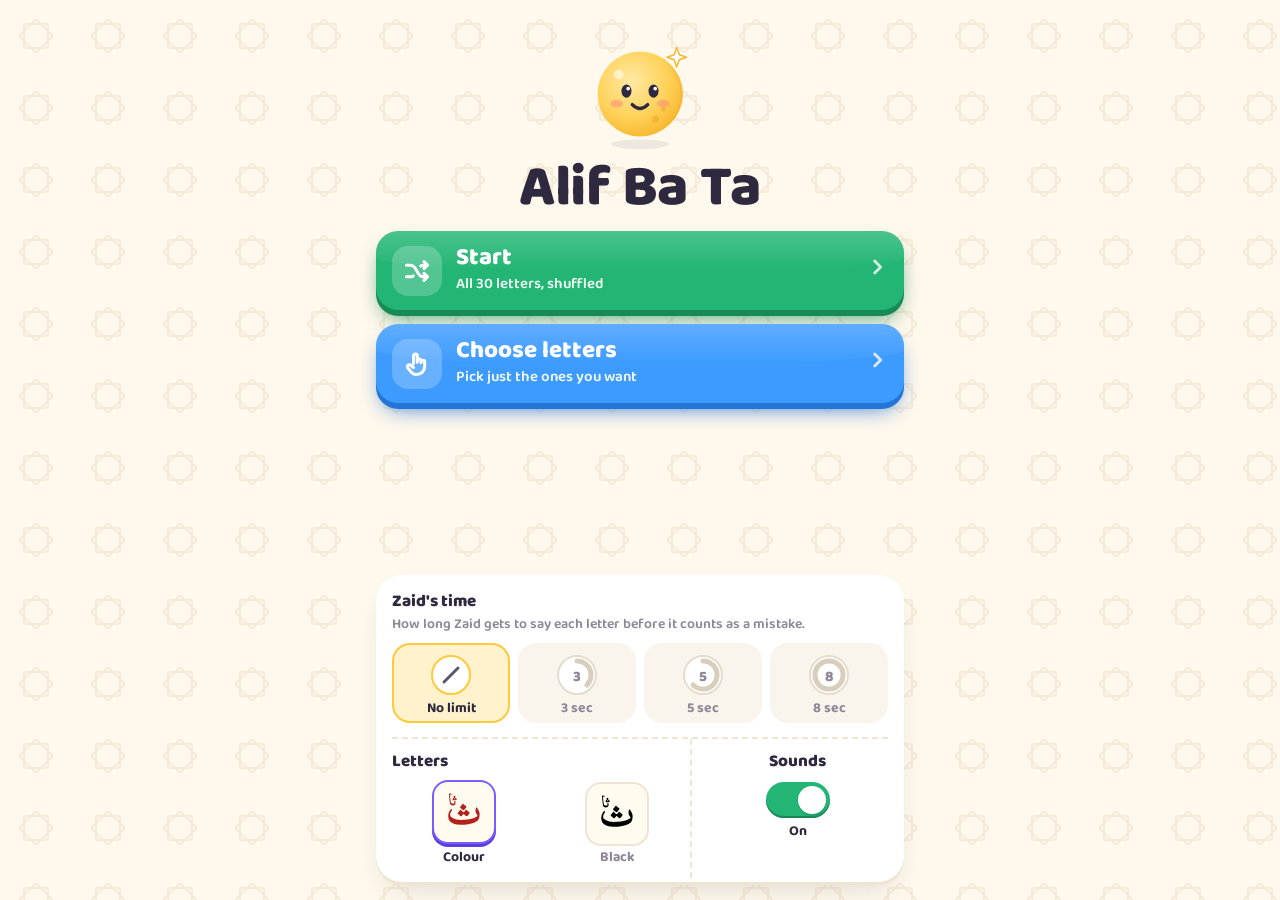
<file: index.html>
<!doctype html>
<html lang="en">
<head>
  <meta charset="utf-8">
  <meta name="viewport" content="width=device-width, initial-scale=1, viewport-fit=cover">
  <title>Qaida Letters</title>
  <meta name="description" content="Shuffle the Noorani Qaida letters one at a time for daily revision.">
  <meta name="theme-color" content="#fff8ec">
  <link rel="manifest" href="manifest.json">
  <link rel="apple-touch-icon" href="apple-touch-icon.png">
  <link rel="icon" href="icon-192.png">
  <meta name="apple-mobile-web-app-capable" content="yes">
  <meta name="mobile-web-app-capable" content="yes">
  <meta name="apple-mobile-web-app-title" content="Qaida">
  <link rel="preconnect" href="https://fonts.googleapis.com">
  <link rel="preconnect" href="https://fonts.gstatic.com" crossorigin>
  <link href="https://fonts.googleapis.com/css2?family=Baloo+2:wght@500;600;700;800&display=swap" rel="stylesheet">
  <link rel="stylesheet" href="style.css">
</head>
<body>

  <!-- Icon set: one consistent hand-drawn style, 24px grid, rounded strokes -->
  <svg width="0" height="0" style="position:absolute" aria-hidden="true">
    <defs>
      <symbol id="i-shuffle" viewBox="0 0 24 24"><path d="M3 7h3.2c2 0 3.2.9 4.3 2.7l2.6 4.5C14.2 16 15.5 17 17.5 17H21M3 17h3.2c1 0 1.9-.3 2.6-.8M15.2 7.8c.7-.5 1.5-.8 2.5-.8H21M18 4l3 3-3 3M18 14l3 3-3 3"/></symbol>
      <symbol id="i-hand" viewBox="0 0 24 24"><path d="M9 11.5V5a1.6 1.6 0 0 1 3.2 0v5.5m0-1.2a1.6 1.6 0 0 1 3.2 0v1.6m0-.6a1.6 1.6 0 0 1 3.2 0v3.9A6.8 6.8 0 0 1 11.8 21h-.6a5.6 5.6 0 0 1-4.4-2.2l-2.6-3.4a1.7 1.7 0 0 1 2.6-2.2L9 15"/></symbol>
      <symbol id="i-repeat" viewBox="0 0 24 24"><path d="M17 3l3 3-3 3M4 12v-1.5A4.5 4.5 0 0 1 8.5 6H20M7 21l-3-3 3-3M20 12v1.5a4.5 4.5 0 0 1-4.5 4.5H4"/></symbol>
      <symbol id="i-timer" viewBox="0 0 24 24"><circle cx="12" cy="13.5" r="7.5"/><path d="M12 10v3.7l2.4 1.6M9.5 2.8h5M19 6.2l1.3-1.3"/></symbol>
      <symbol id="i-palette" viewBox="0 0 24 24"><path d="M12 3.2a8.8 8.8 0 1 0 0 17.6c1.2 0 1.8-.8 1.8-1.7 0-.5-.2-.9-.5-1.2a1.7 1.7 0 0 1 1.2-2.9h2a4.8 4.8 0 0 0 4.8-4.8c0-3.9-4-7-9.3-7z"/><circle cx="7.6" cy="11.2" r="1.2" class="dot"/><circle cx="10.4" cy="7.4" r="1.2" class="dot"/><circle cx="15" cy="7.6" r="1.2" class="dot"/></symbol>
      <symbol id="i-sound" viewBox="0 0 24 24"><path d="M4 9.5h3.2L12 5.6v12.8l-4.8-3.9H4z"/><path d="M15.8 9.2a4 4 0 0 1 0 5.6M18.4 6.6a7.6 7.6 0 0 1 0 10.8"/></symbol>
      <symbol id="i-check" viewBox="0 0 24 24"><path d="M5 12.8l4.4 4.4L19.2 7.4"/></symbol>
      <symbol id="i-again" viewBox="0 0 24 24"><path d="M19.6 13.5a7.8 7.8 0 1 1-2.3-6.9M19.5 3.5v4.4h-4.4"/></symbol>
      <symbol id="i-undo" viewBox="0 0 24 24"><path d="M9 14.5L4 9.5l5-5M4.5 9.5h10a5.5 5.5 0 0 1 0 11H11"/></symbol>
      <symbol id="i-close" viewBox="0 0 24 24"><path d="M6.5 6.5l11 11M17.5 6.5l-11 11"/></symbol>
      <symbol id="i-eye" viewBox="0 0 24 24"><path d="M2.5 12S6 5.5 12 5.5 21.5 12 21.5 12 18 18.5 12 18.5 2.5 12 2.5 12z"/><circle cx="12" cy="12" r="2.8"/></symbol>
      <symbol id="i-left" viewBox="0 0 24 24"><path d="M14.5 5.5L8 12l6.5 6.5"/></symbol>
      <symbol id="i-help" viewBox="0 0 24 24"><circle cx="12" cy="12" r="8.8"/><path d="M9.6 9.6a2.5 2.5 0 1 1 3.6 2.2c-.7.4-1.2 1-1.2 1.8v.5"/><circle cx="12" cy="17" r=".6" class="dot"/></symbol>
      <symbol id="i-bolt" viewBox="0 0 24 24"><path d="M13.2 2.8L5 13.6h6.2L10.6 21.2l8.4-11h-6.4z"/></symbol>
      <symbol id="i-target" viewBox="0 0 24 24"><circle cx="12" cy="12" r="8.6"/><circle cx="12" cy="12" r="4.6"/><circle cx="12" cy="12" r="1" class="dot"/></symbol>
      <symbol id="i-flame" viewBox="0 0 24 24"><path d="M12 21.2c3.9 0 6.6-2.7 6.6-6.4 0-4.4-3.6-6.6-4.3-11-2.4 1.6-3.7 4-3.6 6.6-1.1-.7-1.7-1.9-1.8-3.2C7 8.9 5.4 11.4 5.4 14.8c0 3.7 2.7 6.4 6.6 6.4z"/></symbol>
      <symbol id="i-star" viewBox="0 0 24 24"><path class="fill" fill="currentColor" d="M12 2.8l2.8 5.9 6.4.8-4.7 4.4 1.2 6.4L12 17.2l-5.7 3.1 1.2-6.4-4.7-4.4 6.4-.8z"/></symbol>
      <symbol id="i-grid" viewBox="0 0 24 24"><rect x="3.5" y="3.5" width="7" height="7" rx="2"/><rect x="13.5" y="3.5" width="7" height="7" rx="2"/><rect x="3.5" y="13.5" width="7" height="7" rx="2"/><rect x="13.5" y="13.5" width="7" height="7" rx="2"/></symbol>
      <symbol id="i-erase" viewBox="0 0 24 24"><path d="M4 7h16M9.5 7V4.8h5V7M6.5 7l.9 12.2a1.6 1.6 0 0 0 1.6 1.5h6a1.6 1.6 0 0 0 1.6-1.5L17.5 7"/></symbol>
    </defs>
  </svg>

  <!-- HOME -->
  <section id="home" class="screen active">
    <div class="home-hero">
      <div class="mascot-slot" data-size="lg" id="homeMascot"></div>
      <h1 class="title">Alif Ba Ta</h1>
    </div>

    <div class="home-actions">
      <button class="big-btn green" id="startAll">
        <span class="btn-icon"><svg><use href="#i-shuffle"/></svg></span>
        <span class="btn-text"><b>Start</b><small id="startAllSub">All 30 letters, shuffled</small></span>
        <span class="btn-go"><svg><use href="#i-left"/></svg></span>
      </button>

      <button class="big-btn blue" id="openPicker">
        <span class="btn-icon"><svg><use href="#i-hand"/></svg></span>
        <span class="btn-text"><b>Choose letters</b><small id="pickSub">Pick just the ones you want</small></span>
        <span class="btn-go"><svg><use href="#i-left"/></svg></span>
      </button>

    </div>

    <div class="settings panel">
      <div class="opt">
        <div class="opt-head">
          <h3><span id="timerName">Zaid</span>'s time</h3>
          <p class="opt-note" id="timerHelp"></p>
        </div>
        <div class="dials" id="speedSeg" role="radiogroup" aria-label="Time to answer each letter"></div>
      </div>
      <div class="opt-split">
        <div class="opt">
          <h3>Letters</h3>
          <div class="looks" id="colorSeg" role="radiogroup" aria-label="Letter colour">
            <button data-v="color"><span class="look"><img src="letters/03.svg" alt=""></span><b>Colour</b></button>
            <button data-v="black"><span class="look ink"><img src="letters/03.svg" alt=""></span><b>Black</b></button>
          </div>
        </div>
        <div class="opt">
          <h3>Sounds</h3>
          <button class="switch" id="soundSwitch" role="switch" aria-checked="true" aria-label="Sounds">
            <span class="switch-track"><span class="switch-knob"></span></span>
            <b id="soundLabel">On</b>
          </button>
        </div>
      </div>
    </div>
  </section>

  <!-- PICKER -->
  <section id="picker" class="screen">
    <header class="bar">
      <button class="icon-btn" id="pickerBack" aria-label="Back"><svg><use href="#i-left"/></svg></button>
      <h2>Choose letters</h2>
      <button class="icon-btn" id="pickerHelp" aria-label="Show me how"><svg><use href="#i-help"/></svg></button>
    </header>
    <p class="hint">Tap a letter, or <b>slide your finger</b> along a row to pick lots at once</p>
    <div class="grid-wrap">
      <div class="pick-grid" id="pickGrid"></div>
      <div class="ghost" id="ghost" aria-hidden="true">
        <div class="ghost-trail"></div>
        <div class="ghost-hand">
          <svg viewBox="0 0 24 24"><use href="#i-hand"/></svg>
          <span class="ghost-ripple"></span>
        </div>
      </div>
    </div>
    <div class="pick-tools">
      <button class="chip" id="pickAll"><svg><use href="#i-grid"/></svg>Select all</button>
      <button class="chip" id="pickNone"><svg><use href="#i-erase"/></svg>Clear</button>
    </div>
    <footer class="pick-foot">
      <button class="big-btn green center" id="pickStart" disabled>
        <span class="btn-text"><b id="pickStartLabel">Pick some letters</b></span>
      </button>
    </footer>
  </section>

  <!-- DRILL -->
  <section id="drill" class="screen">
    <header class="bar">
      <button class="icon-btn" id="drillQuit" aria-label="Stop"><svg><use href="#i-close"/></svg></button>
      <div class="track">
        <div class="track-fill" id="progFill"></div>
        <div class="rider" id="rider"><div class="mascot-slot" data-size="xs" id="riderMascot"></div></div>
      </div>
      <span class="count" id="progCount">1/30</span>
    </header>

    <div class="stage">
      <div class="card-area">
        <div class="card" id="card">
          <div class="card-inner">
            <img id="cardImg" alt="" draggable="false">
          </div>
          <div class="late-tag hidden" id="lateTag"><svg><use href="#i-timer"/></svg>Time's up</div>
          <div class="retry-tag hidden" id="retryTag"><svg><use href="#i-again"/></svg>Again</div>
          <div class="timer hidden" id="timer"><div class="timer-fill" id="timerFill"></div></div>
        </div>
        <button class="peek" id="peek" aria-label="Hear the answer">
          <span class="peek-ask"><svg><use id="peekIcon" href="#i-eye"/></svg><span id="peekLabel">Show answer</span></span>
          <span class="peek-answer"><b id="peekName">name</b></span>
        </button>
      </div>

      <footer class="drill-foot">
        <button class="nav-btn back" id="prevBtn" aria-label="Previous letter"><svg><use href="#i-undo"/></svg></button>
        <button class="nav-btn coral" id="missBtn"><svg><use href="#i-again"/></svg><span>Not yet</span></button>
        <button class="nav-btn green" id="gotBtn"><svg><use href="#i-check"/></svg><span>Got it!</span></button>
        <button class="nav-btn coral late-btn hidden" id="lateBtn"><svg><use href="#i-timer"/></svg><span>Time's up · Next</span></button>
      </footer>
    </div>
  </section>

  <!-- DONE -->
  <section id="done" class="screen">
    <div class="done-hero">
      <div class="mascot-slot" data-size="lg" id="doneMascot"></div>
      <div class="stars" id="stars"></div>
      <h1 class="title" id="doneTitle">MashaAllah!</h1>
    </div>
    <div class="stats">
      <div class="stat"><div><b id="statFirst">0/0</b><small>first try</small></div></div>
      <div class="stat"><div><b id="statSpeed">0s</b><small>per letter</small></div></div>
    </div>
    <div class="practice hidden" id="practiceBox">
      <h3>Let's practise these</h3>
      <div class="practice-grid" id="practiceGrid"></div>
    </div>
    <div class="done-actions">
      <button class="big-btn coral" id="doneRedo">
        <span class="btn-icon"><svg><use href="#i-repeat"/></svg></span>
        <span class="btn-text"><b>Test just these</b><small id="doneRedoSub"></small></span>
        <span class="btn-go"><svg><use href="#i-left"/></svg></span>
      </button>
      <button class="big-btn green" id="doneAgain">
        <span class="btn-icon"><svg><use href="#i-shuffle"/></svg></span>
        <span class="btn-text"><b>Shuffle again</b><small>Same letters, new order</small></span>
        <span class="btn-go"><svg><use href="#i-left"/></svg></span>
      </button>
      <button class="link-btn" id="doneHome">Back to start</button>
    </div>
  </section>

  <canvas id="confetti" aria-hidden="true"></canvas>

  <div class="modal hidden" id="quitModal" role="dialog" aria-modal="true" aria-labelledby="quitTitle">
    <div class="modal-card">
      <div class="mascot-slot" data-size="sm" id="quitMascot"></div>
      <p id="quitTitle">Stop this round?</p>
      <div class="modal-actions">
        <button class="chip solid" id="quitNo">Keep going</button>
        <button class="chip" id="quitYes">Stop</button>
      </div>
    </div>
  </div>

  <script src="pages.js"></script>
  <script src="app.js"></script>
</body>
</html>
</file>
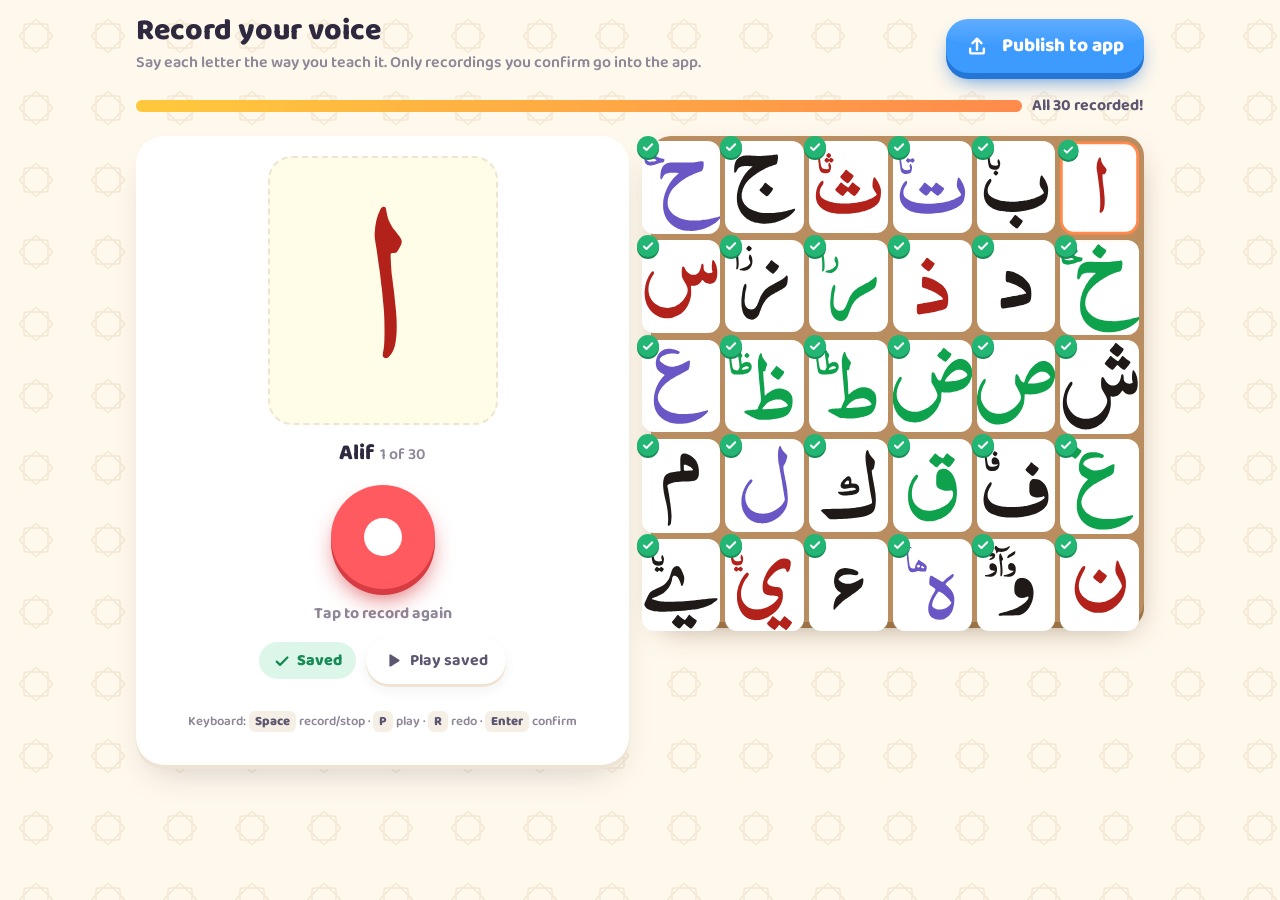
<file: tools/record.html>
<!doctype html>
<html lang="en">
<head>
  <meta charset="utf-8">
  <meta name="viewport" content="width=device-width, initial-scale=1, viewport-fit=cover">
  <title>Teacher Recorder</title>
  <link rel="icon" href="../icon-192.png">
  <link rel="preconnect" href="https://fonts.googleapis.com">
  <link rel="preconnect" href="https://fonts.gstatic.com" crossorigin>
  <link href="https://fonts.googleapis.com/css2?family=Baloo+2:wght@500;600;700;800&display=swap" rel="stylesheet">
  <link rel="stylesheet" href="../style.css">
  <style>
    body { overflow: auto; }
    .rec-page { max-width: 1040px; margin: 0 auto; padding: max(16px, env(safe-area-inset-top)) 16px 32px; }
    .rec-top { display: flex; align-items: center; gap: 14px; flex-wrap: wrap; margin-bottom: 18px; }
    .rec-top h1 { font-size: 30px; margin: 0; font-weight: 800; line-height: 1; }
    .rec-top p { margin: 4px 0 0; color: var(--muted); font-weight: 600; }
    .rec-top .grow { flex: 1; min-width: 200px; }
    .publish { --c: var(--blue); --cd: var(--blue-d); min-height: 54px; width: auto; padding: 0 20px; font-size: 19px; font-weight: 800; }
    .publish svg { width: 22px; height: 22px; stroke-width: 2.6; }

    .meter-row { display: flex; align-items: center; gap: 10px; margin-bottom: 18px; }
    .meter-row .track { height: 12px; }
    .meter-row b { font-size: 16px; white-space: nowrap; color: var(--ink-soft); }

    .rec-layout { display: grid; grid-template-columns: minmax(0, 1fr) minmax(0, 1fr); gap: 22px; align-items: start; }
    @media (max-width: 760px) { .rec-layout { grid-template-columns: 1fr; } }

    .studio {
      background: var(--surface); border-radius: 28px; padding: 20px;
      box-shadow: 0 4px 0 var(--line), 0 18px 36px -16px rgba(47,41,64,.25);
      display: flex; flex-direction: column; align-items: center; gap: 14px; position: sticky; top: 16px;
    }
    .studio-letter {
      width: min(230px, 60vw); aspect-ratio: 118/138; background: #fffde8; border-radius: 24px;
      display: grid; place-items: center; border: 2.5px dashed var(--line);
    }
    .studio-letter img { width: 90%; height: 90%; object-fit: contain; }
    .studio-name { font-size: 22px; font-weight: 800; margin: -4px 0 0; }
    .studio-name small { color: var(--muted); font-weight: 600; font-size: 16px; margin-left: 6px; }

    .rec-btn {
      width: 104px; height: 104px; border-radius: 50%; background: #ff5a5f; color: #fff; position: relative;
      box-shadow: 0 6px 0 #d63c42, 0 14px 26px -8px #d63c42; display: grid; place-items: center;
      transition: transform .1s, box-shadow .1s;
    }
    .rec-btn:active { transform: translateY(5px); box-shadow: 0 1px 0 #d63c42; }
    .rec-btn .dot { width: 38px; height: 38px; border-radius: 50%; background: #fff; transition: border-radius .2s, width .2s, height .2s; }
    .rec-btn.live .dot { width: 32px; height: 32px; border-radius: 8px; }
    .rec-btn .ring { position: absolute; inset: -10px; border-radius: 50%; border: 4px solid #ff5a5f; opacity: 0; }
    .rec-btn.live .ring { opacity: .5; transform: scale(var(--lvl, 1)); transition: transform .08s; }
    .rec-hint { color: var(--muted); font-weight: 700; font-size: 16px; min-height: 22px; text-align: center; }
    .rec-hint b { color: #e2464b; }

    .review { display: grid; grid-template-columns: 1fr 1fr 1.3fr; gap: 10px; width: 100%; }
    .review button { min-height: 70px; border-radius: 20px; font-weight: 800; font-size: 18px; display: flex; flex-direction: column; align-items: center; justify-content: center; gap: 2px; }
    .review svg { width: 26px; height: 26px; stroke-width: 2.8; }
    .b-play { background: var(--blue-l); color: var(--blue-d); box-shadow: 0 4px 0 #c6dcf7; }
    .b-redo { background: #f6efe5; color: var(--ink-soft); box-shadow: 0 4px 0 var(--line); }
    .b-ok { background: var(--green); color: #fff; box-shadow: 0 5px 0 var(--green-d); }
    .review button:active { transform: translateY(4px); box-shadow: none; }
    .saved-row { display: flex; gap: 10px; align-items: center; }
    .saved-badge { display: inline-flex; align-items: center; gap: 6px; background: var(--green-l); color: var(--green-d); font-weight: 800; padding: 6px 14px; border-radius: 999px; }
    .saved-badge svg { width: 18px; height: 18px; stroke-width: 3; }
    .keys { color: var(--muted); font-size: 13px; font-weight: 600; text-align: center; }
    .keys kbd { background: #f6efe5; border-radius: 6px; padding: 0 6px; font: inherit; font-weight: 800; color: var(--ink-soft); }

    .rec-grid .tile { cursor: pointer; }
    .rec-grid .tile.done { background: #fff; }
    .rec-grid .tile.done .tick { display: grid; }
    .rec-grid .tile.current { box-shadow: 0 0 0 3px var(--coral), 0 4px 10px rgba(255,138,76,.4); transform: scale(.93); z-index: 1; }
    .rec-grid .tile:not(.done) img { opacity: .55; }

    .toast {
      position: fixed; left: 50%; bottom: 24px; transform: translateX(-50%) translateY(20px); opacity: 0;
      background: var(--ink); color: #fff; padding: 12px 20px; border-radius: 16px; font-weight: 700; max-width: calc(100% - 32px);
      transition: opacity .2s, transform .2s; z-index: 50; text-align: center;
    }
    .toast.show { opacity: 1; transform: translateX(-50%); }
    .toast.bad { background: #d63c42; }
    .mic-error { background: #fff0f0; color: #b3211b; border-radius: 16px; padding: 12px 14px; font-weight: 700; text-align: center; }
  </style>
</head>
<body>
  <svg width="0" height="0" style="position:absolute" aria-hidden="true">
    <defs>
      <symbol id="i-check" viewBox="0 0 24 24"><path d="M5 12.8l4.4 4.4L19.2 7.4"/></symbol>
      <symbol id="i-play" viewBox="0 0 24 24"><path d="M8 5.5v13l10.5-6.5z"/></symbol>
      <symbol id="i-again" viewBox="0 0 24 24"><path d="M19.6 13.5a7.8 7.8 0 1 1-2.3-6.9M19.5 3.5v4.4h-4.4"/></symbol>
      <symbol id="i-up" viewBox="0 0 24 24"><path d="M12 16V4.5M7 9l5-5 5 5M4.5 15v3.5A1.5 1.5 0 0 0 6 20h12a1.5 1.5 0 0 0 1.5-1.5V15"/></symbol>
    </defs>
  </svg>

  <div class="rec-page">
    <div class="rec-top">
      <div class="grow">
        <h1>Record your voice</h1>
        <p>Say each letter the way you teach it. Only recordings you confirm go into the app.</p>
      </div>
      <button class="big-btn publish" id="publish"><svg><use href="#i-up"/></svg>Publish to app</button>
    </div>

    <div class="meter-row">
      <div class="track"><div class="track-fill" id="doneFill"></div></div>
      <b id="doneCount">0 of 30 recorded</b>
    </div>

    <div class="rec-layout">
      <div class="studio" id="studio">
        <div class="studio-letter"><img id="sImg" alt=""></div>
        <p class="studio-name" id="sName"></p>

        <div class="mic-error hidden" id="micError"></div>

        <div id="stateRecord" class="studio-state">
          <div style="display:flex;flex-direction:column;align-items:center;gap:12px">
            <button class="rec-btn" id="recBtn" aria-label="Record"><span class="ring"></span><span class="dot"></span></button>
            <div class="rec-hint" id="recHint">Tap to record</div>
            <div class="saved-row hidden" id="savedRow">
              <span class="saved-badge"><svg><use href="#i-check"/></svg>Saved</span>
              <button class="chip" id="playSaved"><svg style="fill:currentColor"><use href="#i-play"/></svg>Play saved</button>
            </div>
          </div>
        </div>

        <div id="stateReview" class="studio-state hidden" style="width:100%">
          <div class="review">
            <button class="b-play" id="playTake"><svg style="fill:currentColor"><use href="#i-play"/></svg>Play</button>
            <button class="b-redo" id="redo"><svg><use href="#i-again"/></svg>Redo</button>
            <button class="b-ok" id="confirm"><svg><use href="#i-check"/></svg>Confirm</button>
          </div>
          <p class="rec-hint" style="margin-top:12px">Listen first. Redo if it's not right, Confirm if it is.</p>
        </div>

        <p class="keys">Keyboard: <kbd>Space</kbd> record/stop · <kbd>P</kbd> play · <kbd>R</kbd> redo · <kbd>Enter</kbd> confirm</p>
      </div>

      <div>
        <div class="pick-grid rec-grid" id="recGrid"></div>
      </div>
    </div>
  </div>

  <div class="toast" id="toast"></div>

  <script src="../pages.js"></script>
  <script>
  (() => {
    const page = window.QAIDA_PAGES[0], L = page.letters;
    const $ = (id) => document.getElementById(id);
    const MAX_SECONDS = 5;
    let recorded = new Set(), cur = 0, stream = null, rec = null, chunks = [], take = null, takeUrl = null;
    let state = "idle", stopTimer = null, meterRaf = null, player = new Audio();

    function toast(msg, bad) {
      const t = $("toast"); t.textContent = msg; t.classList.toggle("bad", !!bad); t.classList.add("show");
      clearTimeout(t._t); t._t = setTimeout(() => t.classList.remove("show"), 3200);
    }

    // ---------- grid ----------
    const grid = $("recGrid");
    grid.style.setProperty("--cols", page.cols);
    L.forEach((l, i) => {
      const t = document.createElement("button");
      t.className = "tile"; t.dataset.i = i;
      t.innerHTML = `<img src="../${l.img}" alt="${l.name}"><span class="tick"><svg><use href="#i-check"/></svg></span>`;
      t.onclick = () => { if (state === "recording") return; select(i); };
      grid.appendChild(t);
    });

    function paint() {
      grid.querySelectorAll(".tile").forEach((t) => {
        const i = +t.dataset.i;
        t.classList.toggle("done", recorded.has(i));
        t.classList.toggle("current", i === cur);
      });
      $("doneFill").style.width = (recorded.size / L.length) * 100 + "%";
      $("doneCount").textContent = recorded.size === L.length ? "All 30 recorded!" : `${recorded.size} of ${L.length} recorded`;
    }

    function select(i) {
      cur = i; discardTake(); setState("idle");
      $("sImg").src = "../" + L[i].img;
      $("sName").innerHTML = `${L[i].name}<small>${i + 1} of ${L.length}</small>`;
      paint();
    }

    function setState(s) {
      state = s;
      $("stateRecord").classList.toggle("hidden", s === "review" || s === "saving");
      $("stateReview").classList.toggle("hidden", !(s === "review" || s === "saving"));
      $("recBtn").classList.toggle("live", s === "recording");
      $("savedRow").classList.toggle("hidden", !(s === "idle" && recorded.has(cur)));
      $("recHint").innerHTML = s === "recording" ? `<b>Recording…</b> tap to stop` :
        recorded.has(cur) ? "Tap to record again" : "Tap to record";
      $("confirm").disabled = s === "saving";
      $("confirm").lastChild.textContent = s === "saving" ? "Saving…" : "Confirm";
    }

    function discardTake() {
      player.pause();
      if (takeUrl) URL.revokeObjectURL(takeUrl);
      take = null; takeUrl = null;
    }

    // ---------- microphone ----------
    async function ensureMic() {
      if (stream) return true;
      try {
        stream = await navigator.mediaDevices.getUserMedia({ audio: { echoCancellation: true, noiseSuppression: true, autoGainControl: true } });
        $("micError").classList.add("hidden");
        return true;
      } catch (e) {
        $("micError").textContent = "The microphone is blocked. Allow microphone access for this page, then try again.";
        $("micError").classList.remove("hidden");
        return false;
      }
    }

    function pickType() {
      const types = ["audio/webm;codecs=opus", "audio/mp4", "audio/ogg;codecs=opus", "audio/webm"];
      return types.find((t) => window.MediaRecorder && MediaRecorder.isTypeSupported(t)) || "";
    }

    async function startRec() {
      if (!(await ensureMic())) return;
      discardTake();
      chunks = [];
      const type = pickType();
      rec = new MediaRecorder(stream, type ? { mimeType: type } : undefined);
      rec.ondataavailable = (e) => e.data.size && chunks.push(e.data);
      rec.onstop = () => {
        cancelAnimationFrame(meterRaf);
        take = new Blob(chunks, { type: rec.mimeType || type || "audio/webm" });
        takeUrl = URL.createObjectURL(take);
        setState("review");
        playTake();
      };
      rec.start();
      setState("recording");
      meter();
      stopTimer = setTimeout(stopRec, MAX_SECONDS * 1000);
    }

    function stopRec() {
      clearTimeout(stopTimer);
      if (rec && rec.state === "recording") rec.stop();
    }

    function meter() {
      try {
        const ctx = meter.ctx || (meter.ctx = new AudioContext());
        const src = ctx.createMediaStreamSource(stream), an = ctx.createAnalyser();
        an.fftSize = 512; src.connect(an);
        const buf = new Uint8Array(an.fftSize);
        const tick = () => {
          an.getByteTimeDomainData(buf);
          let peak = 0; for (const v of buf) peak = Math.max(peak, Math.abs(v - 128));
          $("recBtn").style.setProperty("--lvl", 1 + Math.min(peak / 128, 1) * 0.5);
          if (state === "recording") meterRaf = requestAnimationFrame(tick); else src.disconnect();
        };
        tick();
      } catch {}
    }

    function play(url) { player.pause(); player.src = url; player.currentTime = 0; player.play().catch(() => {}); }
    function playTake() { if (takeUrl) play(takeUrl); }

    async function confirmTake() {
      if (!take || state === "saving") return;
      setState("saving");
      try {
        const r = await fetch(`/api/save?i=${cur}`, { method: "POST", body: take, headers: { "Content-Type": take.type } });
        const d = await r.json();
        if (!d.ok) throw new Error(d.message);
        recorded = new Set(d.recorded);
        discardTake();
        toast(`${L[cur].name} saved`);
        const next = L.findIndex((_, i) => i > cur && !recorded.has(i));
        const anyLeft = L.findIndex((_, i) => !recorded.has(i));
        select(next !== -1 ? next : anyLeft !== -1 ? anyLeft : cur);
        if (recorded.size === L.length) toast("All 30 recorded! Press Publish to app when you're happy.");
      } catch (e) {
        setState("review");
        toast("Couldn't save: " + (e.message || "is the recorder still running?"), true);
      }
    }

    $("recBtn").onclick = () => (state === "recording" ? stopRec() : startRec());
    $("playTake").onclick = playTake;
    $("redo").onclick = () => { discardTake(); startRec(); };
    $("confirm").onclick = confirmTake;
    $("playSaved").onclick = () => play(`../audio/${String(cur).padStart(2, "0")}.mp3?t=${Date.now()}`);

    $("publish").onclick = async () => {
      const b = $("publish"); b.disabled = true;
      try {
        const r = await fetch("/api/publish", { method: "POST" });
        const d = await r.json();
        toast(d.message, !d.ok);
      } catch { toast("Couldn't reach the recorder. Is it still running?", true); }
      b.disabled = false;
    };

    document.addEventListener("keydown", (e) => {
      if (e.repeat) return;
      if (e.code === "Space") { e.preventDefault(); if (state === "recording") stopRec(); else if (state !== "saving") startRec(); }
      else if (e.key.toLowerCase() === "p") state === "review" ? playTake() : recorded.has(cur) && $("playSaved").click();
      else if (e.key.toLowerCase() === "r" && state === "review") $("redo").click();
      else if (e.key === "Enter" && state === "review") { e.preventDefault(); confirmTake(); }
    });

    // ---------- start ----------
    fetch(`../audio/index.json?t=${Date.now()}`).then((r) => r.ok ? r.json() : { recorded: [] }).catch(() => ({ recorded: [] }))
      .then((d) => {
        recorded = new Set(d.recorded || []);
        const first = L.findIndex((_, i) => !recorded.has(i));
        select(first === -1 ? 0 : first);
      });
  })();
  </script>
</body>
</html>
</file>
<file: style.css>
:root {
  --bg: #fff8ec;
  --bg-line: #f3e6cf;
  --surface: #ffffff;
  --ink: #2f2940;
  --ink-soft: #5d5670;
  --muted: #8f8698;
  --line: #efe4d3;

  --green: #22b573;  --green-d: #178a56;  --green-l: #dcf6e9;
  --coral: #ff8a4c;  --coral-d: #e0662a;  --coral-l: #ffe9dc;
  --blue:  #3d9bff;  --blue-d:  #2476d6;  --blue-l:  #e1efff;
  --sun:   #ffc93c;  --sun-d:   #e5a50e;  --sun-l:   #fff2cc;
  --plum:  #7c5cff;  --plum-d:  #5b3ee0;  --plum-l:  #ece6ff;

  --r-lg: 30px;
  --r-md: 22px;
  --r-sm: 16px;
  --lift: 0 6px 0;
  --soft: 0 2px 0 rgba(47, 41, 64, .06), 0 10px 24px rgba(47, 41, 64, .07);
}

* { box-sizing: border-box; -webkit-tap-highlight-color: transparent; }

html, body {
  margin: 0;
  height: 100%;
  color: var(--ink);
  font-family: "Baloo 2", system-ui, sans-serif;
  overscroll-behavior: none;
  background-color: var(--bg);
}

/* soft eight-point-star pattern, like the borders in a Qaida */
body {
  background-image: url("data:image/svg+xml,%3Csvg xmlns='http://www.w3.org/2000/svg' width='72' height='72'%3E%3Cg fill='none' stroke='%23f4e8d4' stroke-width='1.6' stroke-linejoin='round'%3E%3Crect x='24' y='24' width='24' height='24' rx='2'/%3E%3Crect x='24' y='24' width='24' height='24' rx='2' transform='rotate(45 36 36)'/%3E%3C/g%3E%3C/svg%3E");
  touch-action: manipulation;
  user-select: none; -webkit-user-select: none; -webkit-touch-callout: none;
}

button { font: inherit; color: inherit; border: 0; cursor: pointer; background: none; padding: 0; }
img { -webkit-user-drag: none; user-select: none; pointer-events: none; }
.hidden { display: none !important; }

svg { width: 24px; height: 24px; fill: none; stroke: currentColor; stroke-width: 2.4; stroke-linecap: round; stroke-linejoin: round; flex: none; }
svg .dot { fill: currentColor; stroke: none; }

/* ---------- screens ---------- */
.screen {
  display: none;
  position: fixed;
  inset: 0;
  flex-direction: column;
  padding: max(14px, env(safe-area-inset-top)) max(16px, env(safe-area-inset-right)) max(16px, env(safe-area-inset-bottom)) max(16px, env(safe-area-inset-left));
  max-width: 560px;
  margin: 0 auto;
  overflow-y: auto;
  overflow-x: hidden;
}
.screen.active { display: flex; animation: enter .32s cubic-bezier(.2, .9, .3, 1.1); }
@keyframes enter { from { opacity: 0; transform: translateY(14px) scale(.985); } to { opacity: 1; transform: none; } }

.title {
  font-size: clamp(42px, 12vw, 58px);
  line-height: .95;
  margin: 0;
  font-weight: 800;
  letter-spacing: -.5px;
  color: var(--ink);
}
.sub { color: var(--muted); font-size: 18px; margin: 6px 0 0; font-weight: 600; }
h2 { font-size: 23px; margin: 0; font-weight: 800; }

/* ---------- mascot ---------- */
.mascot-slot { display: inline-block; line-height: 0; }
.mascot-slot svg { width: 100%; height: 100%; stroke: none; overflow: visible; }
.mascot-slot[data-size="lg"] { width: 116px; height: 116px; }
.mascot-slot[data-size="sm"] { width: 72px; height: 72px; }
.mascot-slot[data-size="xs"] { width: 40px; height: 40px; }

.noor .body { animation: bob 3.2s ease-in-out infinite; transform-origin: 60px 100px; }
.noor .eyes-open { animation: blink 4.6s infinite; transform-origin: 60px 58px; }
.noor .twinkle { animation: twinkle 2.4s ease-in-out infinite; transform-origin: 98px 22px; }
.noor .eyes-happy, .noor .mouth-big, .noor .mouth-o { display: none; }
.noor[data-mood="happy"] .eyes-open { display: none; }
.noor[data-mood="happy"] .eyes-happy, .noor[data-mood="happy"] .mouth-big { display: inline; }
.noor[data-mood="happy"] .mouth-smile { display: none; }
.noor[data-mood="think"] .mouth-smile { display: none; }
.noor[data-mood="think"] .mouth-o { display: inline; }
.noor.hop .body { animation: hop .5s cubic-bezier(.3, 1.8, .5, 1); }
@keyframes bob { 50% { transform: translateY(-4px) rotate(-2deg); } }
@keyframes blink { 0%, 92%, 100% { transform: scaleY(1); } 95% { transform: scaleY(.1); } }
@keyframes twinkle { 50% { transform: scale(.6) rotate(30deg); opacity: .6; } }
@keyframes hop { 0% { transform: none; } 40% { transform: translateY(-14px) scale(1.05, .95); } 100% { transform: none; } }

/* ---------- home ---------- */
.home-hero { text-align: center; padding: 10px 0 16px; position: relative; }
.home-hero .mascot-slot { margin-bottom: 2px; }
.speech {
  position: absolute; top: 14px; left: calc(50% + 54px);
  background: var(--surface); padding: 6px 14px; border-radius: 16px 16px 16px 4px;
  font-weight: 700; font-size: 15px; box-shadow: var(--soft); white-space: nowrap;
  animation: speech 4s ease-in-out .4s both;
}
@keyframes speech { 0% { opacity: 0; transform: scale(.6) translateY(10px); } 10%, 85% { opacity: 1; transform: none; } 100% { opacity: 0; transform: translateY(-6px); } }
@media (max-width: 380px) { .speech { left: auto; right: 0; top: -2px; } }

.week {
  display: flex; align-items: center; justify-content: space-between; gap: 6px;
  background: var(--surface); border-radius: var(--r-md); padding: 10px 12px; margin-bottom: 16px; box-shadow: var(--soft);
}
.week .days { display: flex; gap: 6px; flex: 1; justify-content: space-between; max-width: 260px; }
.day { display: flex; flex-direction: column; align-items: center; gap: 2px; font-size: 12px; font-weight: 700; color: var(--muted); }
.day i { width: 26px; height: 26px; border-radius: 50%; background: #f5eee3; display: grid; place-items: center; }
.day i svg { width: 18px; height: 18px; color: var(--sun); stroke: var(--sun-d); stroke-width: 1.4; }
.day i svg .fill { fill: currentColor; }
.day.done i { background: var(--sun-l); }
.day.today { color: var(--ink); }
.day.today i { box-shadow: 0 0 0 2px var(--sun); }
.streak { display: flex; align-items: center; gap: 4px; font-weight: 800; font-size: 15px; color: var(--coral-d); padding-left: 8px; white-space: nowrap; }
.streak svg { width: 20px; height: 20px; fill: var(--coral); stroke: var(--coral-d); stroke-width: 1.6; }
.streak.zero { color: var(--muted); }
.streak.zero svg { fill: #f1e8dc; stroke: var(--muted); }

.home-actions, .done-actions { display: flex; flex-direction: column; gap: 14px; }

.big-btn {
  --c: var(--green); --cd: var(--green-d);
  position: relative;
  display: flex; align-items: center; gap: 14px;
  width: 100%;
  padding: 14px 16px;
  min-height: 78px;
  border-radius: var(--r-md);
  color: #fff;
  text-align: left;
  background: var(--c);
  box-shadow: var(--lift) var(--cd), 0 12px 22px -8px var(--cd);
  transition: transform .09s ease, box-shadow .09s ease, filter .15s;
}
.big-btn::after { /* soft gloss */
  content: ""; position: absolute; inset: 0 0 50% 0; border-radius: var(--r-md) var(--r-md) 40% 40% / var(--r-md) var(--r-md) 14px 14px;
  background: linear-gradient(rgba(255,255,255,.18), rgba(255,255,255,0)); pointer-events: none;
}
.big-btn:active { transform: translateY(5px); box-shadow: 0 1px 0 var(--cd); }
.big-btn.green { --c: var(--green); --cd: var(--green-d); }
.big-btn.blue  { --c: var(--blue);  --cd: var(--blue-d); }
.big-btn.coral { --c: var(--coral); --cd: var(--coral-d); }
.big-btn.center { justify-content: center; text-align: center; }
.big-btn:disabled { --c: #e3d9cc; --cd: #cfc2b2; color: #fff; cursor: default; transform: none; box-shadow: var(--lift) var(--cd); }
.btn-icon { width: 50px; height: 50px; border-radius: 16px; background: rgba(255,255,255,.22); display: grid; place-items: center; flex: none; }
.btn-icon svg { width: 28px; height: 28px; stroke-width: 2.6; }
.btn-text { flex: 1; min-width: 0; }
.btn-text b { display: block; font-size: 24px; line-height: 1.05; font-weight: 800; }
.btn-text small { display: block; font-size: 15px; font-weight: 600; opacity: .92; margin-top: 2px; }
.btn-go svg { transform: scaleX(-1); opacity: .8; width: 22px; height: 22px; stroke-width: 3; }
.mini-row { display: flex; gap: 4px; margin-top: 5px; direction: rtl; justify-content: flex-end; }
.mini-row i { width: 26px; height: 30px; background: rgba(255,255,255,.92); border-radius: 7px; display: grid; place-items: center; }
.mini-row img { width: 88%; height: 88%; object-fit: contain; }
.mini-row em { font-style: normal; font-weight: 800; font-size: 14px; align-self: center; padding: 0 2px; }

.settings { margin-top: auto; padding-top: 22px; display: flex; flex-direction: column; gap: 10px; }
.setting {
  display: flex; align-items: center; gap: 10px;
  background: var(--surface); border-radius: var(--r-sm); padding: 8px 8px 8px 10px; box-shadow: var(--soft);
}
.setting .label { font-weight: 700; font-size: 16px; flex: 1; white-space: nowrap; }
.set-icon { width: 36px; height: 36px; border-radius: 12px; display: grid; place-items: center; flex: none; }
.set-icon svg { width: 21px; height: 21px; }
.set-icon.sun { background: var(--sun-l); color: var(--sun-d); }
.set-icon.plum { background: var(--plum-l); color: var(--plum-d); }
.set-icon.blue { background: var(--blue-l); color: var(--blue-d); }
.set-icon.green { background: var(--green-l); color: var(--green-d); }
.seg { display: flex; background: #f6efe5; border-radius: 13px; padding: 3px; gap: 2px; }
.seg button {
  display: flex; align-items: center; gap: 5px;
  padding: 0 11px; border-radius: 10px; font-weight: 700; font-size: 15px; color: var(--muted);
  min-width: 42px; min-height: 38px; justify-content: center; transition: background .15s, color .15s;
}
.seg button.on { background: var(--surface); color: var(--ink); box-shadow: 0 1px 0 rgba(47,41,64,.08), 0 3px 8px rgba(47,41,64,.1); }
.swatch { width: 12px; height: 12px; border-radius: 50%; display: inline-block; }
.swatch.rainbow { background: conic-gradient(#b3211b 0 25%, #0fa24c 0 50%, #6b56c6 0 75%, #1f1a17 0); }
.swatch.ink { background: #1f1a17; }

/* ---------- bars ---------- */
.bar { display: flex; align-items: center; gap: 12px; min-height: 52px; flex: none; }
.bar h2 { flex: 1; text-align: center; }
.icon-btn {
  width: 48px; height: 48px; border-radius: 16px; background: var(--surface); color: var(--ink-soft);
  display: grid; place-items: center; box-shadow: 0 3px 0 var(--line), 0 6px 14px rgba(47,41,64,.06); flex: none;
}
.icon-btn:active { transform: translateY(3px); box-shadow: 0 0 0 var(--line); }

/* ---------- picker ---------- */
.hint { text-align: center; margin: 4px 8px 12px; font-size: 16px; color: var(--muted); font-weight: 600; line-height: 1.3; }
.hint b { color: var(--blue-d); }
.grid-wrap { position: relative; }
.pick-grid {
  display: grid;
  grid-template-columns: repeat(var(--cols, 6), 1fr);
  direction: rtl;
  gap: 5px;
  background: #b98d5f;
  padding: 5px;
  border-radius: 20px;
  box-shadow: 0 6px 0 #9a7246, 0 14px 30px -10px rgba(90, 60, 30, .5);
  touch-action: none;
}
.tile {
  position: relative;
  aspect-ratio: 118 / 138;
  background: #fffde8;
  border-radius: 12px;
  display: grid; place-items: center;
  transition: transform .14s cubic-bezier(.3, 1.6, .5, 1), background .14s ease, opacity .14s ease;
}
.tile img { width: 100%; height: 100%; object-fit: contain; }
.pick-grid.has-sel .tile:not(.sel) { opacity: .5; }
.tile.sel { background: #fff; transform: scale(.92); box-shadow: 0 0 0 3px var(--green), 0 4px 10px rgba(34,181,115,.35); z-index: 1; }
.tile .tick {
  position: absolute; top: -5px; left: -5px; width: 22px; height: 22px; border-radius: 50%;
  background: var(--green); color: #fff; display: none; place-items: center; box-shadow: 0 2px 0 var(--green-d);
}
.tile .tick svg { width: 14px; height: 14px; stroke-width: 3.4; }
.tile.sel .tick { display: grid; animation: tick .25s cubic-bezier(.3, 1.8, .5, 1); }
@keyframes tick { from { transform: scale(0); } to { transform: scale(1); } }

.ghost { position: absolute; inset: 0; pointer-events: none; display: none; }
.ghost.play { display: block; }
.ghost-hand {
  position: absolute; top: 7%; right: 2%; width: 66px; height: 66px; z-index: 2;
  animation: ghostSwipe 2.8s cubic-bezier(.45, 0, .3, 1) infinite;
}
.ghost-hand svg { width: 66px; height: 66px; fill: #fff; stroke: var(--ink); stroke-width: 1.7; filter: drop-shadow(0 6px 8px rgba(0,0,0,.25)); position: relative; z-index: 1; }
.ghost-ripple { position: absolute; left: 14px; top: 2px; width: 26px; height: 26px; border-radius: 50%; background: rgba(61,155,255,.5); animation: ghostPress 2.8s ease infinite; }
.ghost-trail {
  position: absolute; top: calc(9% + 8px); right: calc(3% + 20px); height: 22px; width: var(--swipe, 300px);
  border-radius: 999px; background: linear-gradient(to left, rgba(61,155,255,.6), rgba(61,155,255,.12));
  transform-origin: right center; animation: ghostTrail 2.8s cubic-bezier(.45, 0, .3, 1) infinite;
}
@keyframes ghostSwipe {
  0% { transform: translate(0, 14px) scale(1.1); opacity: 0; }
  12% { transform: translate(0, 0) scale(1); opacity: 1; }
  68% { transform: translate(calc(-1 * var(--swipe, 300px)), 0); opacity: 1; }
  82%, 100% { transform: translate(calc(-1 * var(--swipe, 300px)), 14px) scale(1.1); opacity: 0; }
}
@keyframes ghostPress { 0%, 10% { transform: scale(0); opacity: 0; } 16%, 68% { transform: scale(1.5); opacity: 1; } 78%, 100% { transform: scale(2.2); opacity: 0; } }
@keyframes ghostTrail { 0%, 12% { transform: scaleX(0); opacity: 1; } 68% { transform: scaleX(1); opacity: 1; } 85%, 100% { transform: scaleX(1); opacity: 0; } }

.pick-tools { display: flex; justify-content: center; gap: 10px; margin: 18px 0 14px; }
.chip {
  display: inline-flex; align-items: center; gap: 7px;
  padding: 0 18px; border-radius: 999px; background: var(--surface); font-weight: 700; font-size: 16px; color: var(--ink-soft);
  box-shadow: 0 3px 0 var(--line), 0 6px 14px rgba(47,41,64,.06); min-height: 46px;
}
.chip svg { width: 19px; height: 19px; }
.chip:active { transform: translateY(3px); box-shadow: none; }
.chip.solid { background: var(--green); color: #fff; box-shadow: 0 3px 0 var(--green-d); }
.pick-foot { margin-top: auto; padding-top: 8px; }

/* ---------- drill ---------- */
.track { flex: 1; height: 14px; background: #efe5d6; border-radius: 999px; position: relative; }
.track-fill { position: absolute; inset: 0 auto 0 0; width: 0; background: linear-gradient(90deg, var(--sun), var(--coral)); border-radius: 999px; transition: width .4s cubic-bezier(.3, 1.3, .5, 1); }
.rider { position: absolute; top: 50%; left: 0; transform: translate(-50%, -58%); transition: left .4s cubic-bezier(.3, 1.3, .5, 1); }
.count { font-weight: 800; font-size: 17px; min-width: 50px; text-align: right; color: var(--ink-soft); }

.stage { flex: 1; display: flex; flex-direction: column; min-height: 0; }
.card-area { flex: 1; display: flex; flex-direction: column; align-items: center; justify-content: center; gap: 12px; padding: 14px 0; min-height: 0; }
.card {
  position: relative;
  height: min(100%, 470px);
  max-width: 100%;
  aspect-ratio: 118 / 138;
  background: var(--card-bg, #fff);
  border-radius: var(--r-lg);
  box-shadow: 0 8px 0 var(--card-edge, #e9dccb), 0 22px 40px -12px rgba(47, 41, 64, .25);
  padding: 12px;
  transition: background .3s ease, box-shadow .3s ease;
}
.card-inner {
  width: 100%; height: 100%; border-radius: calc(var(--r-lg) - 10px);
  border: 2.5px dashed rgba(47, 41, 64, .08);
  display: grid; place-items: center; overflow: hidden;
}
.card img { width: 94%; height: 94%; object-fit: contain; }
.card.pop { animation: pop .42s cubic-bezier(.3, 1.6, .5, 1); }
.card.out-good { animation: outGood .24s ease-in forwards; }
.card.out-miss { animation: outMiss .24s ease-in forwards; }
@keyframes pop { from { transform: scale(.7) rotate(-5deg); opacity: 0; } to { transform: none; opacity: 1; } }
@keyframes outGood { to { transform: translateX(-60%) rotate(-10deg) scale(.9); opacity: 0; } }
@keyframes outMiss { to { transform: translateY(24%) scale(.85); opacity: 0; } }
.card.late { animation: wiggle .55s ease; }
@keyframes wiggle { 20% { transform: rotate(-3deg); } 40% { transform: rotate(3deg); } 60% { transform: rotate(-2deg); } 80% { transform: rotate(1deg); } }

body.black-letters .card img,
body.black-letters .tile img,
body.black-letters .practice-grid img,
body.black-letters .mini-row img { filter: brightness(0); }

.retry-tag {
  position: absolute; top: 20px; left: 20px; display: flex; align-items: center; gap: 4px;
  background: var(--coral); color: #fff; font-weight: 800; padding: 3px 12px 3px 8px; border-radius: 999px; font-size: 15px;
  box-shadow: 0 3px 0 var(--coral-d);
}
.retry-tag svg { width: 16px; height: 16px; stroke-width: 3; }

.timer { position: absolute; left: 26px; right: 26px; bottom: 22px; height: 8px; background: rgba(47,41,64,.08); border-radius: 999px; overflow: hidden; }
.timer-fill { height: 100%; width: 100%; background: var(--green); transform-origin: left; border-radius: 999px; }
.timer-fill.run { animation: drain var(--t, 5s) linear forwards; }
@keyframes drain { 0% { transform: scaleX(1); background: var(--green); } 65% { background: var(--sun); } 100% { transform: scaleX(0); background: var(--coral); } }

.peek {
  display: inline-flex; align-items: center; gap: 6px;
  font-size: 15px; color: var(--muted); background: rgba(255,255,255,.75); padding: 0 14px; border-radius: 999px; font-weight: 700; min-height: 38px;
}
.peek svg { width: 18px; height: 18px; }
.peek { color: var(--blue-d); background: var(--surface); box-shadow: 0 3px 0 var(--line); min-height: 44px; padding: 0 18px; }
.peek:active { transform: translateY(2px); box-shadow: none; }
.peek-ask { display: inline-flex; align-items: center; gap: 6px; }
.peek-answer { display: none; align-items: center; gap: 10px; color: var(--ink); }
.peek-answer b { font-size: 18px; font-weight: 800; }
.peek-answer i { font-style: normal; font-size: 20px; font-family: "Noto Naskh Arabic", "Geeza Pro", serif; color: var(--ink-soft); }
.peek.show { background: var(--blue-l); box-shadow: 0 3px 0 #c6dcf7; }
.peek.show .peek-ask { display: none; }
.peek.show .peek-answer { display: inline-flex; animation: pop .3s cubic-bezier(.3, 1.6, .5, 1); }
.peek.speaking .peek-answer::after { content: ""; width: 8px; height: 8px; border-radius: 50%; background: var(--blue); animation: blink 0.8s infinite; }

.drill-foot { display: grid; grid-template-columns: 66px 1fr 1fr; gap: 10px; padding-top: 6px; flex: none; }
.nav-btn {
  --c: var(--green); --cd: var(--green-d);
  border-radius: var(--r-md); color: #fff; font-weight: 800; font-size: 21px;
  min-height: 92px; display: flex; flex-direction: column; align-items: center; justify-content: center; gap: 2px; line-height: 1.05;
  background: var(--c); box-shadow: var(--lift) var(--cd);
  transition: transform .08s ease, box-shadow .08s ease;
  position: relative; overflow: hidden;
}
.nav-btn svg { width: 34px; height: 34px; stroke-width: 3; }
.nav-btn:active { transform: translateY(5px); box-shadow: 0 1px 0 var(--cd); }
.nav-btn.green { --c: var(--green); --cd: var(--green-d); }
.nav-btn.coral { --c: var(--coral); --cd: var(--coral-d); }
.nav-btn.back { --c: var(--surface); --cd: var(--line); color: var(--ink-soft); }
.nav-btn.back svg { width: 28px; height: 28px; stroke-width: 2.6; }
.nav-btn.back:disabled { opacity: .4; cursor: default; }

.burst { position: fixed; pointer-events: none; z-index: 20; width: 0; height: 0; }
.burst i { position: absolute; width: 14px; height: 14px; margin: -7px; animation: burst .6s ease-out forwards; }
.burst i svg { width: 14px; height: 14px; stroke: none; }
.burst i svg .fill { fill: currentColor; }
@keyframes burst { from { transform: translate(0, 0) scale(.4) rotate(0); opacity: 1; } to { transform: translate(var(--dx), var(--dy)) scale(1) rotate(160deg); opacity: 0; } }

/* ---------- done ---------- */
.done-hero { text-align: center; padding: 8px 0 12px; }
.stars { display: flex; justify-content: center; gap: 4px; margin: -4px 0 6px; }
.stars svg { width: 50px; height: 50px; stroke: var(--sun-d); stroke-width: 1.4; color: var(--sun); animation: starIn .55s cubic-bezier(.3, 1.8, .5, 1) backwards; }
.stars svg:nth-child(2) { width: 62px; height: 62px; margin-top: -10px; }
.stars svg .fill { fill: currentColor; }
.stars svg.off { color: #eee3d3; stroke: #d3c3ad; }
@keyframes starIn { from { transform: scale(0) rotate(-90deg); } to { transform: none; } }
.done-hero .title { color: var(--green-d); font-size: clamp(38px, 11vw, 52px); }

.stats { display: grid; grid-template-columns: 1fr 1fr; gap: 10px; margin-bottom: 14px; }
.stat { display: flex; align-items: center; gap: 10px; background: var(--surface); border-radius: var(--r-sm); padding: 10px 12px; box-shadow: var(--soft); }
.stat b { display: block; font-size: 22px; line-height: 1; font-weight: 800; }
.stat small { color: var(--muted); font-weight: 600; font-size: 14px; }

.practice { background: var(--surface); border-radius: var(--r-md); padding: 14px; margin-bottom: 16px; box-shadow: var(--soft); }
.practice h3 { margin: 0 0 10px; text-align: center; font-size: 18px; color: var(--ink-soft); }
.practice-grid { display: flex; flex-wrap: wrap; justify-content: center; gap: 10px; direction: rtl; }
.p-item { width: 64px; display: flex; flex-direction: column; align-items: center; gap: 4px; }
.p-item .p-img { width: 64px; aspect-ratio: 118/138; background: #fffbf3; border-radius: 14px; display: grid; place-items: center; border: 2px solid var(--line); }
.p-item img { width: 90%; height: 90%; object-fit: contain; }
.p-tag { font-size: 12px; font-weight: 800; padding: 0 8px; border-radius: 999px; direction: ltr; }
.p-tag.miss { background: var(--coral-l); color: var(--coral-d); }
.p-tag.slow { background: var(--sun-l); color: #9a6b00; }
.link-btn { color: var(--muted); font-weight: 700; font-size: 17px; padding: 10px; }

#confetti { position: fixed; inset: 0; width: 100%; height: 100%; pointer-events: none; z-index: 30; }

/* ---------- modal ---------- */
.modal { position: fixed; inset: 0; background: rgba(47,41,64,.42); display: grid; place-items: center; padding: 16px; z-index: 40; animation: fade .2s ease; }
@keyframes fade { from { opacity: 0; } }
.modal-card { background: var(--bg); border-radius: 28px; padding: 20px 22px 22px; width: min(100%, 340px); text-align: center; animation: pop .35s cubic-bezier(.3, 1.6, .5, 1); }
.modal-card p { font-size: 22px; font-weight: 800; margin: 4px 0 16px; }
.modal-actions { display: flex; gap: 10px; justify-content: center; }

/* ---------- roomy phones ---------- */
@media (min-height: 780px) {
  .nav-btn { min-height: 104px; }
  .home-hero { padding-top: 22px; }
}

/* ---------- phone on its side / small tablets in landscape ---------- */
@media (orientation: landscape) and (max-height: 560px) {
  .screen { max-width: 900px; }
  .stage { flex-direction: row; align-items: stretch; gap: 16px; }
  .card-area { padding: 8px 0; }
  .drill-foot { grid-template-columns: 1fr; grid-template-rows: 1fr 1fr 56px; width: 220px; padding: 8px 0 4px; }
  .drill-foot .back { order: 3; min-height: 0; }
  .nav-btn { min-height: 0; }
  .card-area { gap: 8px; }
  #home { display: none; }
  #home.active { display: grid; grid-template-columns: 1fr 1fr; gap: 0 20px; align-content: start; }
  #home .home-hero, #home .week { grid-column: 1; }
  #home .home-actions { grid-column: 2; grid-row: 1 / span 2; align-self: center; }
  #home .settings { grid-column: 1 / -1; display: grid; grid-template-columns: repeat(3, 1fr); padding-top: 14px; }
  #home .speech { display: none; }
  #picker .pick-grid { max-width: 420px; margin: 0 auto; }
}

@media (prefers-reduced-motion: reduce) {
  *, *::before, *::after { animation-duration: .01ms !important; animation-iteration-count: 1 !important; transition-duration: .01ms !important; }
}


/* ---------- time's up ---------- */
.late-tag {
  position: absolute; top: 20px; right: 20px; display: flex; align-items: center; gap: 4px;
  background: var(--ink); color: #fff; font-weight: 800; padding: 3px 12px 3px 8px; border-radius: 999px; font-size: 15px;
  animation: pop .35s cubic-bezier(.3, 1.6, .5, 1);
}
.late-tag svg { width: 16px; height: 16px; stroke-width: 3; }
.card.timed-out img { opacity: .55; }
.drill-foot.late #missBtn, .drill-foot.late #gotBtn { display: none; }
.late-btn { grid-column: 2 / span 2; animation: pop .35s cubic-bezier(.3, 1.6, .5, 1); }
.drill-foot.late .late-btn { display: flex !important; }
@media (orientation: landscape) and (max-height: 560px) { .late-btn { grid-column: 1; grid-row: 1 / span 2; } }
.p-tag.late { background: #ebe8f2; color: var(--ink-soft); }

/* ---------- settings panel ---------- */
.settings.panel {
  margin-top: auto; margin-bottom: 2px;
  background: var(--surface); border-radius: 26px; padding: 4px 16px;
  box-shadow: 0 3px 0 var(--line), 0 14px 30px -12px rgba(47,41,64,.18);
  display: block;
}
.opt { padding: 14px 0; }
.opt h3 { margin: 0; font-size: 17px; font-weight: 800; color: var(--ink); line-height: 1.1; }
.opt-head { margin-bottom: 10px; }
.opt-note { margin: 3px 0 0; font-size: 14px; line-height: 1.3; color: var(--muted); font-weight: 600; }
.opt-note b { color: var(--ink); }
.opt-split { display: grid; grid-template-columns: 1.5fr 1fr; border-top: 2px dashed var(--line); }
.opt-split .opt + .opt { border-left: 2px dashed var(--line); padding-left: 16px; }
.opt-split h3 { margin-bottom: 10px; }

/* clock dials: the coloured arc shows how much time Zaid gets */
.dials { display: grid; grid-template-columns: repeat(4, 1fr); gap: 8px; }
.dial {
  display: flex; flex-direction: column; align-items: center; gap: 4px;
  padding: 8px 0 6px; border-radius: 18px; background: #faf5ec; color: var(--muted);
  border: 2px solid transparent; transition: background .15s, border-color .15s, transform .12s;
}
.dial:active { transform: scale(.95); }
.dial svg { width: 44px; height: 44px; stroke: none; overflow: visible; }
.dial .face { fill: #fff; stroke: #e6dccd; stroke-width: 2; }
.dial .arc { fill: none; stroke: #d9cdbb; stroke-width: 5; stroke-linecap: round; transform: rotate(-90deg); transform-origin: 22px 22px; transition: stroke .15s; }
.dial .num { font: 800 15px "Baloo 2", sans-serif; fill: var(--muted); }
.dial .slash { stroke: #cbbfae; stroke-width: 3; stroke-linecap: round; }
.dial b { font-size: 14px; font-weight: 700; line-height: 1; }
.dial.on { background: var(--sun-l); border-color: var(--sun); color: var(--ink); }
.dial.on .face { stroke: var(--sun); }
.dial.on .arc { stroke: var(--coral); }
.dial.on .num { fill: var(--ink); }
.dial.on .slash { stroke: var(--ink-soft); }

/* letter colour: a real letter in each style */
.looks { display: flex; gap: 8px; }
.looks button { flex: 1; display: flex; flex-direction: column; align-items: center; gap: 4px; color: var(--muted); }
.look {
  width: 100%; max-width: 64px; aspect-ratio: 1; border-radius: 16px; background: #fffbef;
  display: grid; place-items: center; border: 2px solid var(--line); transition: border-color .15s, transform .12s, box-shadow .15s;
}
.look img { width: 74%; height: 74%; object-fit: contain; }
.look.ink img { filter: brightness(0); }
.looks button b { font-size: 14px; font-weight: 700; line-height: 1; }
.looks button.on { color: var(--ink); }
.looks button.on .look { border-color: var(--plum); box-shadow: 0 3px 0 var(--plum-d); transform: translateY(-2px); }
.looks button:active .look { transform: scale(.95); }

/* sound switch */
.switch { display: flex; flex-direction: column; align-items: flex-start; gap: 6px; }
.switch-track { width: 64px; height: 36px; border-radius: 999px; background: #e9e0d3; position: relative; transition: background .2s; box-shadow: inset 0 2px 0 rgba(47,41,64,.08); }
.switch-knob { position: absolute; top: 4px; left: 4px; width: 28px; height: 28px; border-radius: 50%; background: #fff; box-shadow: 0 2px 0 rgba(47,41,64,.15); transition: transform .22s cubic-bezier(.3, 1.5, .5, 1); }
.switch[aria-checked="true"] .switch-track { background: var(--green); box-shadow: inset 0 -2px 0 var(--green-d); }
.switch[aria-checked="true"] .switch-knob { transform: translateX(28px); }
.switch b { font-size: 14px; font-weight: 700; color: var(--muted); line-height: 1; }
.switch[aria-checked="true"] b { color: var(--ink); }

@media (orientation: landscape) and (max-height: 560px) {
  #home .settings.panel { grid-column: 1 / -1; display: grid; grid-template-columns: 1.2fr 1fr; gap: 0 16px; }
  #home .opt-split { border-top: 0; border-left: 2px dashed var(--line); padding-left: 16px; }
}

/* score boxes: just the numbers, big and clear */
.stat { justify-content: center; text-align: center; padding: 12px; }
.stat b { font-size: 28px; }
#statFirst { color: var(--green-d); }
#statSpeed { color: var(--coral-d); }
#done .done-hero { margin-top: auto; }
#done .done-actions { margin-bottom: auto; }

/* centre the sound switch in its box */
.opt-split .opt:last-child { display: flex; flex-direction: column; align-items: center; text-align: center; }
.opt-split .opt:last-child .switch { align-items: center; }
</file>
